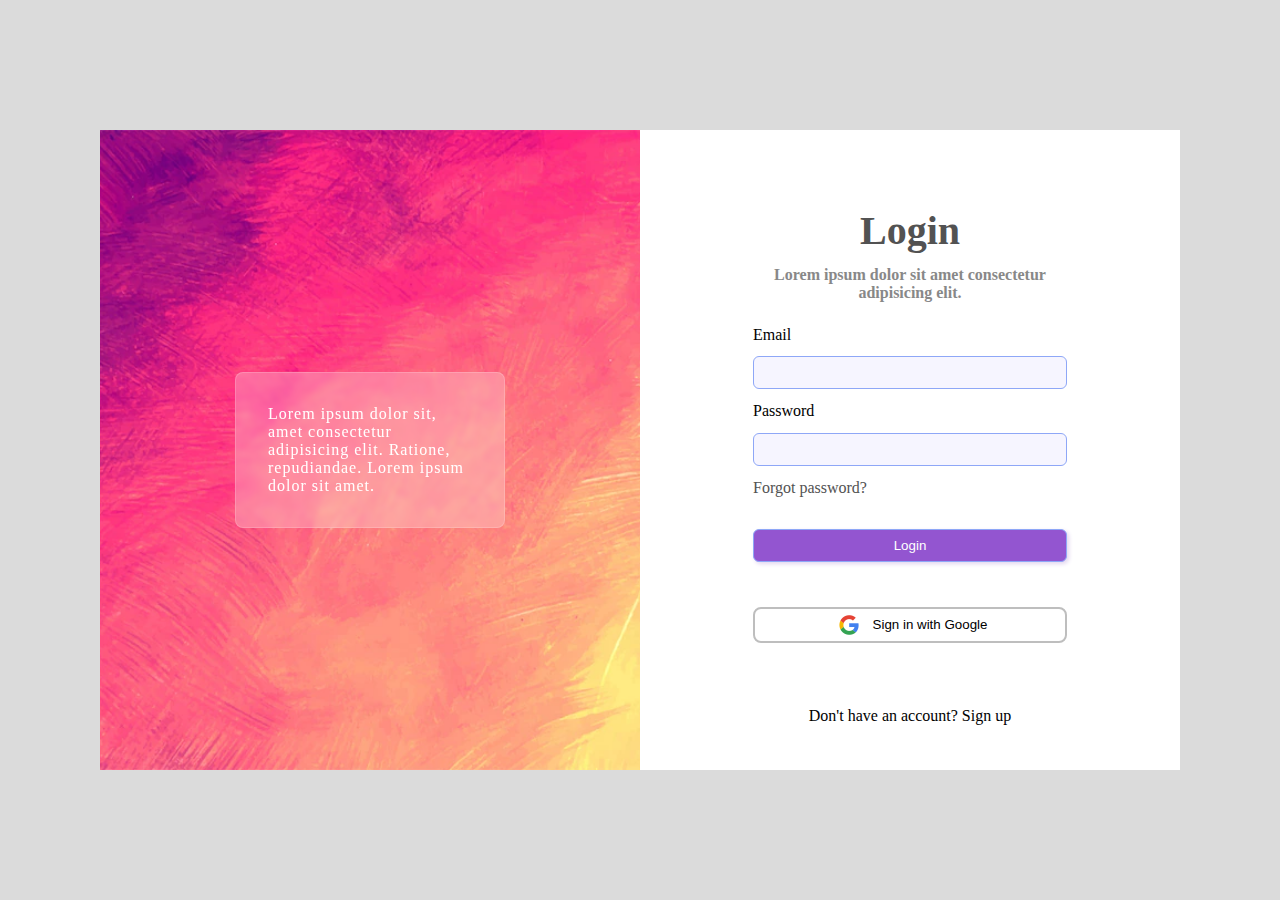
<file: login.html>
<!DOCTYPE html>
<html lang="en">
<head>
    <meta charset="UTF-8">
    <meta http-equiv="X-UA-Compatible" content="IE=edge">
    <meta name="viewport" content="width=device-width, initial-scale=1.0">
    <link rel="stylesheet" href="login.css">
    <title>Document</title>
</head>
<body>
    <section class="login-page">
        <div class="login-image">
            <div class="text">Lorem ipsum dolor sit, amet consectetur adipisicing elit. Ratione, repudiandae. Lorem ipsum dolor sit amet.</div>
        </div>
        <div class="left">
            <form action="./index.html" class="form">
                <h1>Login</h1>
                <h4>Lorem ipsum dolor sit amet consectetur adipisicing elit.</h4>
                <div><label for="name" class="email">Email</label></div>
                <input type="email">
                <div><label for="name" class="password">Password</label></div>
                <input type="password">
                <div><a href="#" class="forgot">Forgot password?</a></div>
                <input type="submit" value="Login">
            </form>
            <button class="google-auth"><img src="./assets/7123025_logo_google_g_icon.png" alt=""><span>Sign in with Google</span></button>
            <div class="signup">Don't have an account? <a href="./signup.html">Sign up</a></div>
        </div>
    </section>
</body>
</html>
</file>
<file: login.css>
* {
    box-sizing: border-box;
    margin: 0;
    padding: 0;
}
body {
    background: rgb(219, 219, 219);
}
.login-page {
    width: 1080px;
    height: 640px;
    display: flex;
    position: absolute;
    background: white;
    top: 50%;
    left: 50%;
    transform: translate(-50%, -50%);
}
.login-image {
    width: 50%;
    background-image: url("./assets/colors.webp");
    background-position: center;
    background-size: cover;
    display: flex;
    justify-content: center;
    align-items: center;
}

.login-image > .text {
    background: rgba( 255, 255, 255, 0.25 );
    padding: 2rem;
    border-radius: 8px;
    backdrop-filter: blur( 2.5px );
    border: 1px solid rgba( 255, 255, 255, 0.18 );
    color: white;
    max-width: 50%;
    letter-spacing: 1px;
}

.left {
    width: 50%;
    display: flex;
    align-items: center;
    justify-content: center;
    flex-direction: column;
}
.left > .form {
    padding: 2rem;
    width: 70%;
}
.form > h1 {
    margin-bottom: 0.7rem;
    font-size: 2.5rem;
    text-align: center;
    color: #525252;
}
.form > h4 {
    margin-bottom: 1.5rem;
    color: #888888;
    text-align: center;
}
    
input {
    margin: 0.8rem 0;
    padding: 0.5rem 1rem;
    width: 100%;
    background: rgba(168, 154, 255, 0.1);
    border: 1px solid rgb(142, 167, 247);
    border-radius: 6px;
    outline: none;
}
input[type="email"]:focus {
    background: white;
}
input[type="password"]:focus {
    background: white;
}
input[type="submit"] {
    margin-top: 2rem;
    background: rgb(147, 85, 208);
    color: white;
    cursor: pointer;
    box-shadow: 2px 2px 4px rgb(226, 214, 239);
}
.forgot {
    text-decoration: none;
    color: #525252;
}
.google-auth {
    border: 2px solid rgb(190, 190, 190);
    display: flex;
    align-items: center;
    justify-content: center;
    border-radius: 8px;
    width: 58%;
    cursor: pointer;
    background: none;
}
/* .google-auth:hover {
    cursor: pointer;
} */
.google-auth > img {
    width: 2rem;
    margin-right: 0.5rem;
}
.signup {
    margin-top: 4rem;
}
.signup > a {
    text-decoration: none;
    color: black;
}
</file>
